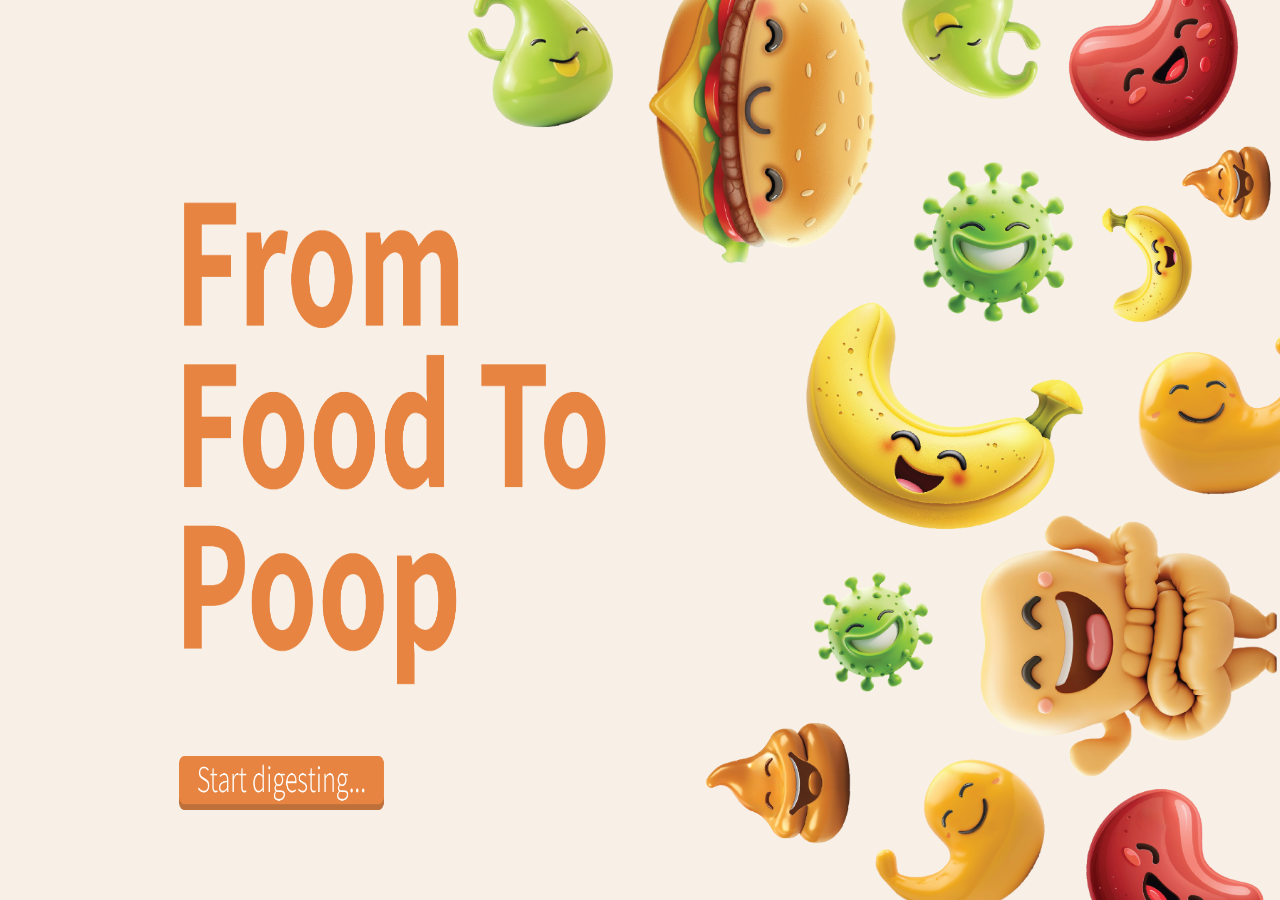
<file: index.html>
<!DOCTYPE html>
<html lang="en">
<head>
    <meta charset="UTF-8">
    <meta name="viewport" content="width=device-width, initial-scale=1.0">
    <title>Food2Poop</title>
    <link rel="stylesheet" href="screen1.css">
    <link rel="stylesheet" href="style.css">
</head>
<body>
     <div>
        <img id="foodtopoop" src="/assets/screen1/foodtopoop.png" alt="foot2poop">
        <img id="fooditems" src="/assets/screen1/fooditems.png" alt="fooditems" >
        <button class="buttoncontainer" id="screen1button">
            <img  id="button" src="/assets/screen1/button.png" alt="button">
        </button>
     </div>
     <audio id="hoverSound" src="/assets/munching.mp3" preload="auto"></audio>
     <script src="script.js"></script>
</body>
</html>
</file>
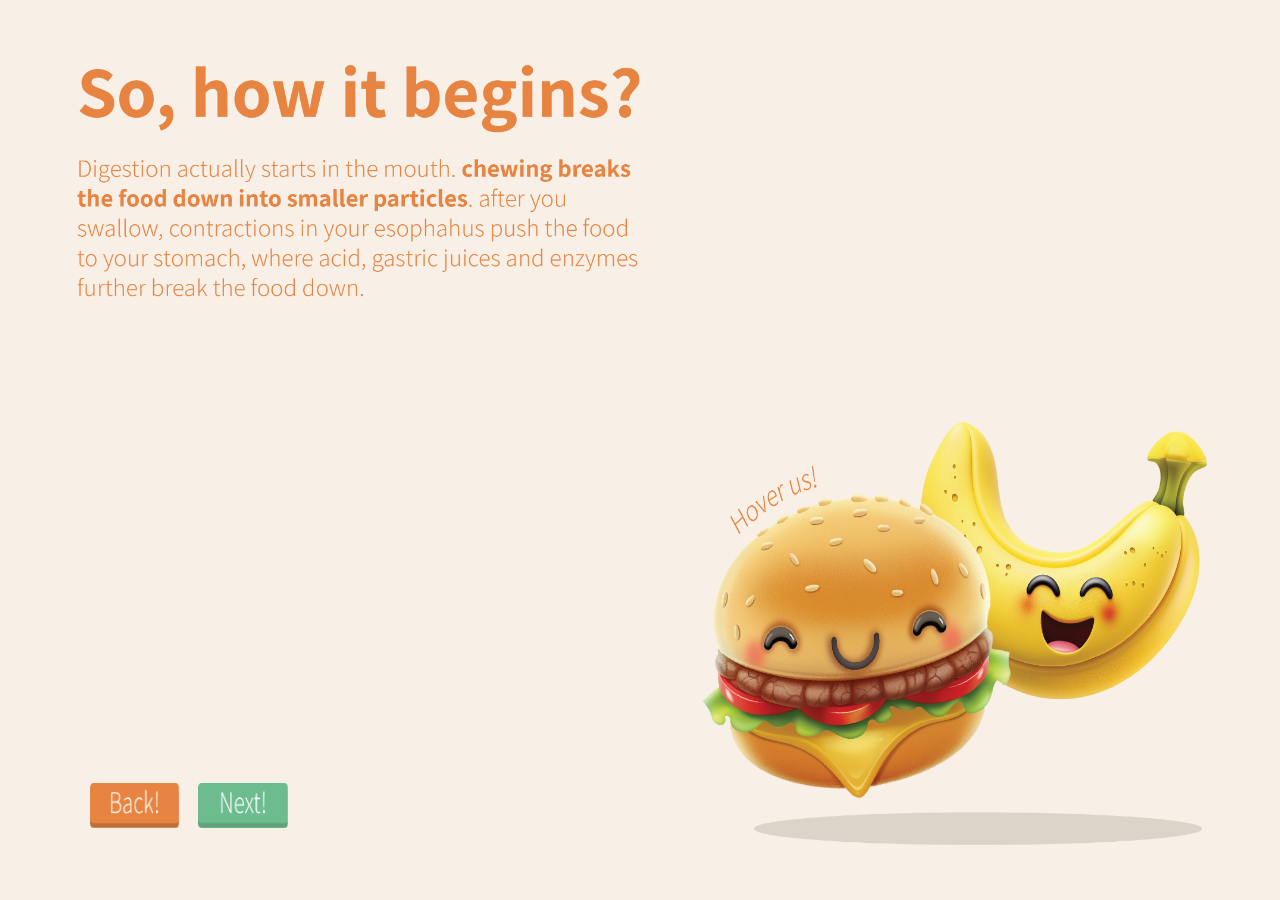
<file: screen2.html>
<!DOCTYPE html>
<html lang="en">
<head>
    <meta charset="UTF-8">
    <meta name="viewport" content="width=device-width, initial-scale=1.0">
    <title>Food2Poop</title>
    <link rel="stylesheet" href="screen2.css">
    <link rel="stylesheet" href="style.css">
</head>
<body>

     <img id="text" src="/assets/screen2/text.png" alt="title">
     <div id="fooditems">
        <img id="topImage" src="/assets/screen2/food.png" alt="food">
        <img id="bottomImage" src="/assets/screen2/foodHover.png" alt="foodhover">
     </div>
     <button class="buttoncontainer" id="screen2button">
         <img id="nextButton" src="/assets/screen2/nextButton.png" alt="nextButton">
    </button>
    <button class="buttoncontainer" id="screen7button">
        <img id="backButton" src="/assets/back.png" alt="backButton">
   </button>
     <audio id="hoverSound" src="/assets/swallow.mp3" preload="auto"></audio>
     <script src="script.js"></script>
     
</body>
</html>
</file>
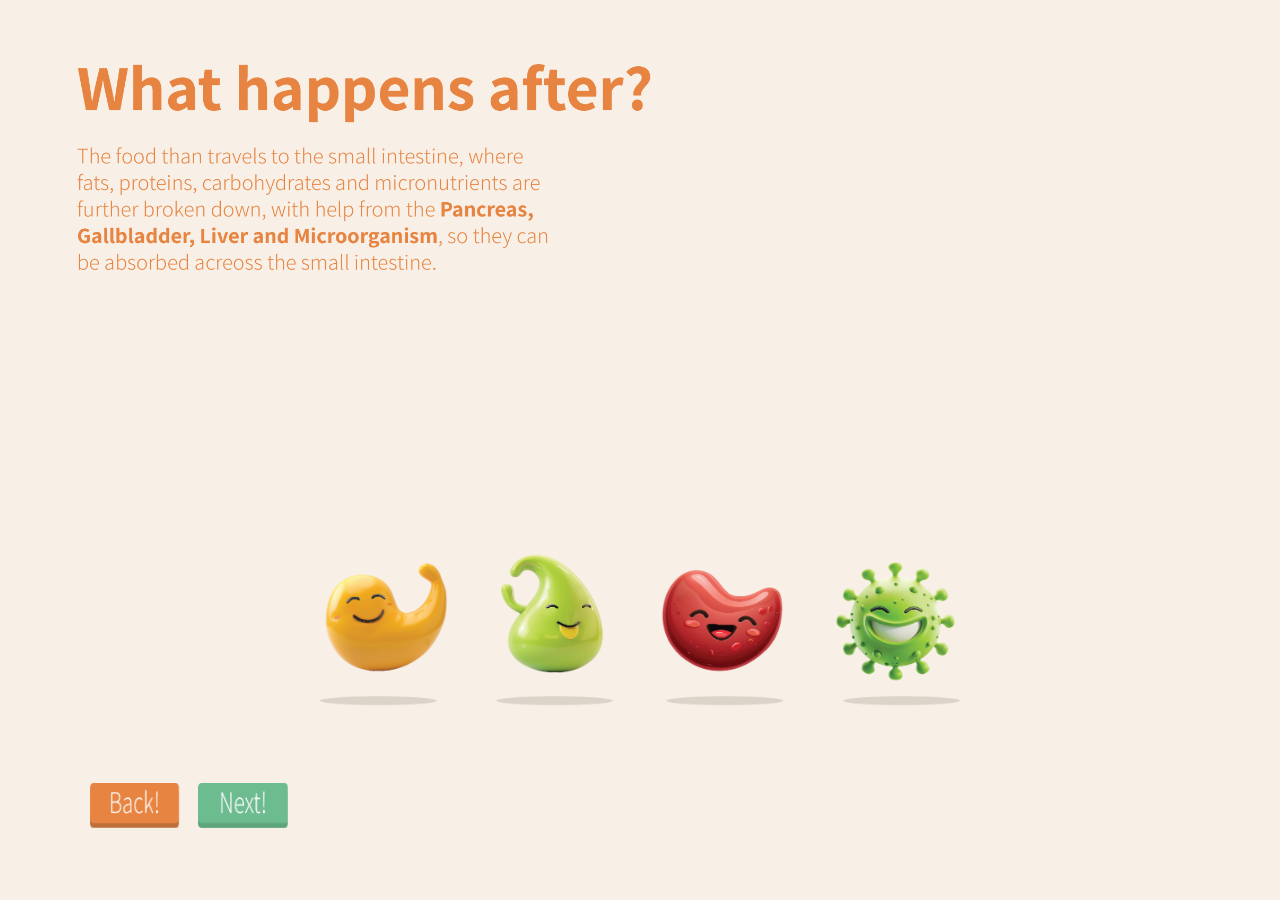
<file: screen3.html>
<!DOCTYPE html>
<html lang="en">
<head>
    <meta charset="UTF-8">
    <meta name="viewport" content="width=device-width, initial-scale=1.0">
    <title>Food2Poop</title>
    <link rel="stylesheet" href="screen3.css">
    <link rel="stylesheet" href="style.css">
</head>
<body>

     <img id="text" src="/assets/screen3/text.png" alt="title">
     <div id="fooditems">
        <img id="topImage" src="/assets/screen3/creatures.png" alt="food">
        <img id="bottomImage" src="/assets/screen3/shadows.png" alt="foodhover">
     </div>
     <button class="buttoncontainer" id="screen3button">
         <img id="nextButton" src="/assets/screen2/nextButton.png" alt="nextButton">
    </button>
    <button class="buttoncontainer" id="screen1button">
        <img id="backButton" src="/assets/back.png" alt="backButton">
   </button>
    <script src="script.js"></script>
    <audio id="hoverSound" src="/assets/silence.mp3" preload="auto"></audio>

     
</body>
</html>
</file>
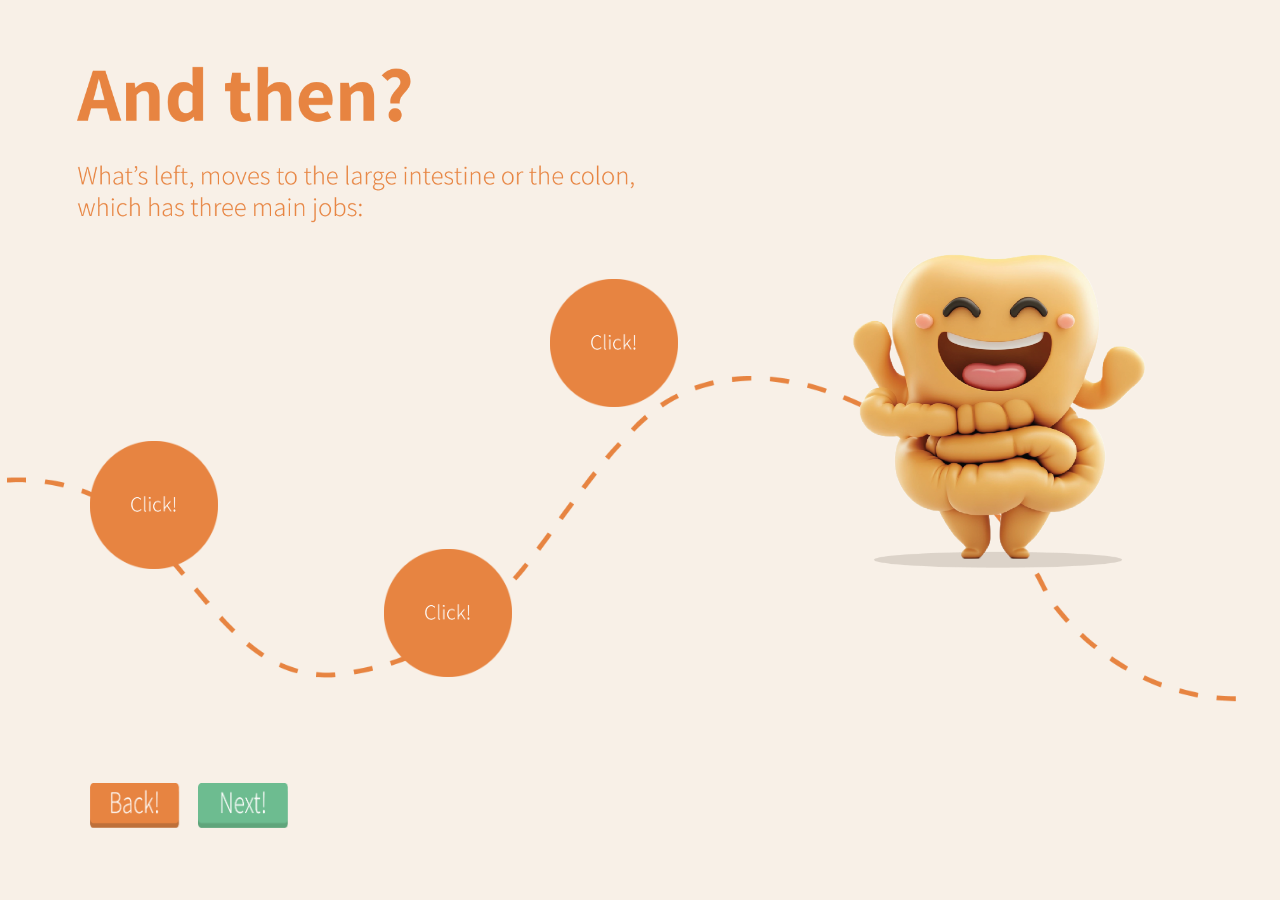
<file: screen4.html>
<!DOCTYPE html>
<html lang="en">
<head>
    <meta charset="UTF-8">
    <meta name="viewport" content="width=device-width, initial-scale=1.0">
    <title>Food2Poop</title>
    <link rel="stylesheet" href="screen4.css">
    <link rel="stylesheet" href="style.css">
</head>
<body>

    <img id="text" src="/assets/screen4/text.png" alt="title">
    <img id="line" src="/assets/screen4/line.png" alt="line">
    <img id="creatures" src="/assets/screen4/creatureleft.png" alt="creatures">
    <div class="circle" id="circle1">
        <img class="topImage" src="/assets/screen4/click.png" alt="food">
        <img class="bottomImage" src="/assets/screen4/circletext1.png" alt="foodhover">
    </div>
    
    <div class="circle" id="circle2">
        <img class="topImage" src="/assets/screen4/click.png" alt="food">
        <img class="bottomImage" src="/assets/screen4/circletext2.png" alt="foodhover">
    </div>
    
    <div class="circle" id="circle3">
        <img class="topImage" src="/assets/screen4/click.png" alt="food">
        <img class="bottomImage" src="/assets/screen4/circletext3.png" alt="foodhover">
    </div>

    <button class="buttoncontainer" id="screen4button">
        <img id="nextButton" src="/assets/screen2/nextButton.png" alt="nextButton">
    </button>
    <button class="buttoncontainer" id="screen2button">
        <img id="backButton" src="/assets/back.png" alt="backButton">
   </button>
    
    
    <script src="script.js"></script>
    <script>
        document.addEventListener('DOMContentLoaded', function() {
            document.querySelectorAll('.circle').forEach(circle => {
                circle.addEventListener('click', () => {
                    console.log('Circle clicked:', circle);
                    
                    const bottomImage = circle.querySelector('.bottomImage');
                    if (bottomImage) {
                        console.log('Bottom image found:', bottomImage);
                        bottomImage.style.display = 'block';
                    } else {
                        console.log('Bottom image not found');
                    }
    
                    const topImage = circle.querySelector('.topImage');
                    if (topImage) {
                        console.log('Top image found:', topImage);
                        topImage.style.display = 'none';
                    } else {
                        console.log('Top image not found');
                    }
                });
            });
            // Animation for the creatures image
            const creaturesImage = document.getElementById('creatures');
            const images = [
                '/assets/screen4/creatureleft.png',
                '/assets/screen4/creatureright.png'
            ];
            let currentIndex = 0;

            setInterval(() => {
                currentIndex = (currentIndex + 1) % images.length;
                creaturesImage.src = images[currentIndex];
            }, 400); // Change image every 1 second
        });
    </script>
    
    <audio id="hoverSound" src="/assets/silence.mp3" preload="auto"></audio>

</body>
</html>
</file>
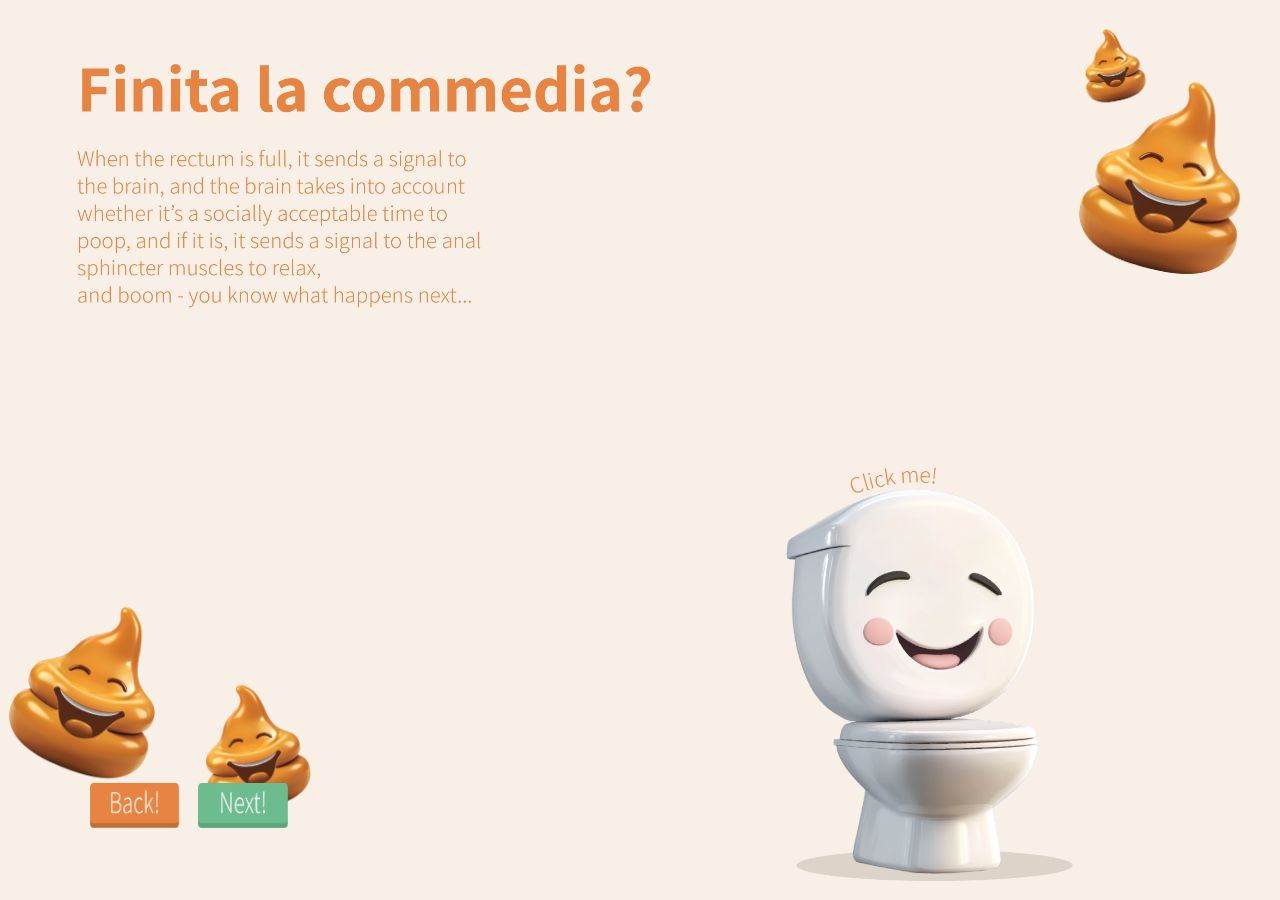
<file: screen5.html>
<!DOCTYPE html>
<html lang="en">
<head>
    <meta charset="UTF-8">
    <meta name="viewport" content="width=device-width, initial-scale=1.0">
    <title>Food2Poop</title>
    <link rel="stylesheet" href="screen5.css">
    <link rel="stylesheet" href="style.css">
</head>
<body>

     <img id="text" src="/assets/screen5/text.png" alt="title">
     <img id="poopleft" src="/assets/screen5/poopleft.png" alt="poopleft">
    <img id="poopright" src="/assets/screen5/poopright.png" alt="poopright">
    <img id="toilet" src="/assets/screen5/toilet.png" alt="toilet" onclick="playFlushSound()">
     <button class="buttoncontainer" id="screen5button">
         <img id="nextButton" src="/assets/screen2/nextButton.png" alt="nextButton">
    </button>
    <button class="buttoncontainer" id="screen3button">
        <img id="backButton" src="/assets/back.png" alt="backButton">
   </button>
     <audio id="hoverSound" src="/assets/silence.mp3" preload="auto"></audio>
     <audio id="flushSound" src="/assets/flush.mp3" preload="auto"></audio>
     <script src="script.js"></script>
     <script>
        function playFlushSound() {
            const flushSound = document.getElementById('flushSound');
            flushSound.play();
        }
    </script>
</body>
</html>
</file>
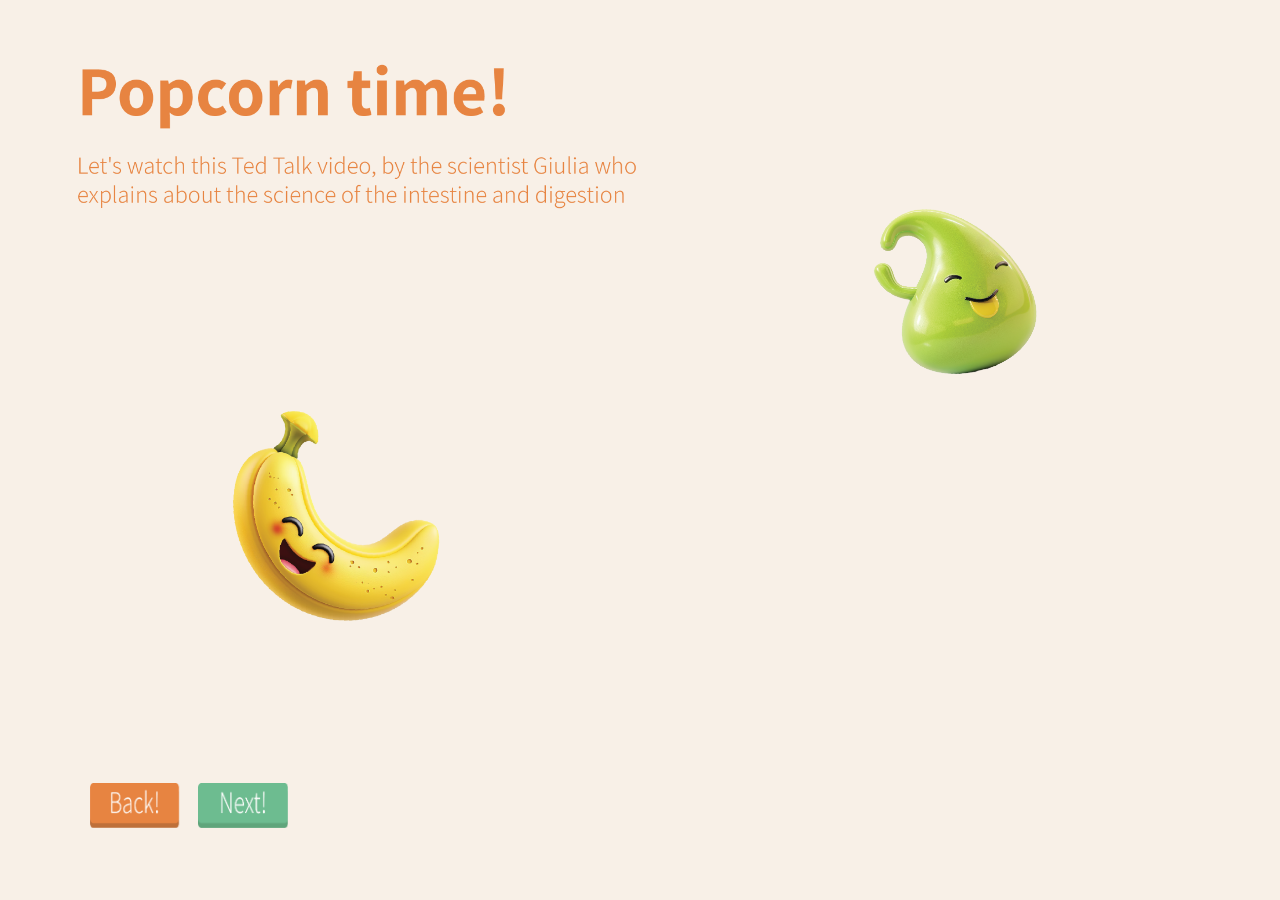
<file: screen6.html>
<!DOCTYPE html>
<html lang="en">
<head>
    <meta charset="UTF-8">
    <meta name="viewport" content="width=device-width, initial-scale=1.0">
    <title>Food2Poop</title>
    <link rel="stylesheet" href="screen6.css">
    <link rel="stylesheet" href="style.css">
</head>
<body>

     <img id="text" src="/assets/screen6/text.png" alt="title">
     <img id="leftfood" src="/assets/screen6/creatureleft.png" alt="leftfood">
    <img id="rightfood" src="/assets/screen6/creatureright.png" alt="rightfood">
    <iframe id="youtube" width="560" height="315" src="https://www.youtube.com/embed/HNMQ_w7hXTA" frameborder="0" allow="accelerometer; autoplay; clipboard-write; encrypted-media; gyroscope; picture-in-picture" allowfullscreen></iframe>
     <button class="buttoncontainer" id="screen6button">
         <img id="nextButton" src="/assets/screen2/nextButton.png" alt="nextButton">
    </button>
    <button class="buttoncontainer" id="screen4button">
        <img id="backButton" src="/assets/back.png" alt="backButton">
   </button>
     <audio id="hoverSound" src="/assets/silence.mp3" preload="auto"></audio>
     <script src="script.js"></script>

</body>
</html>
</file>
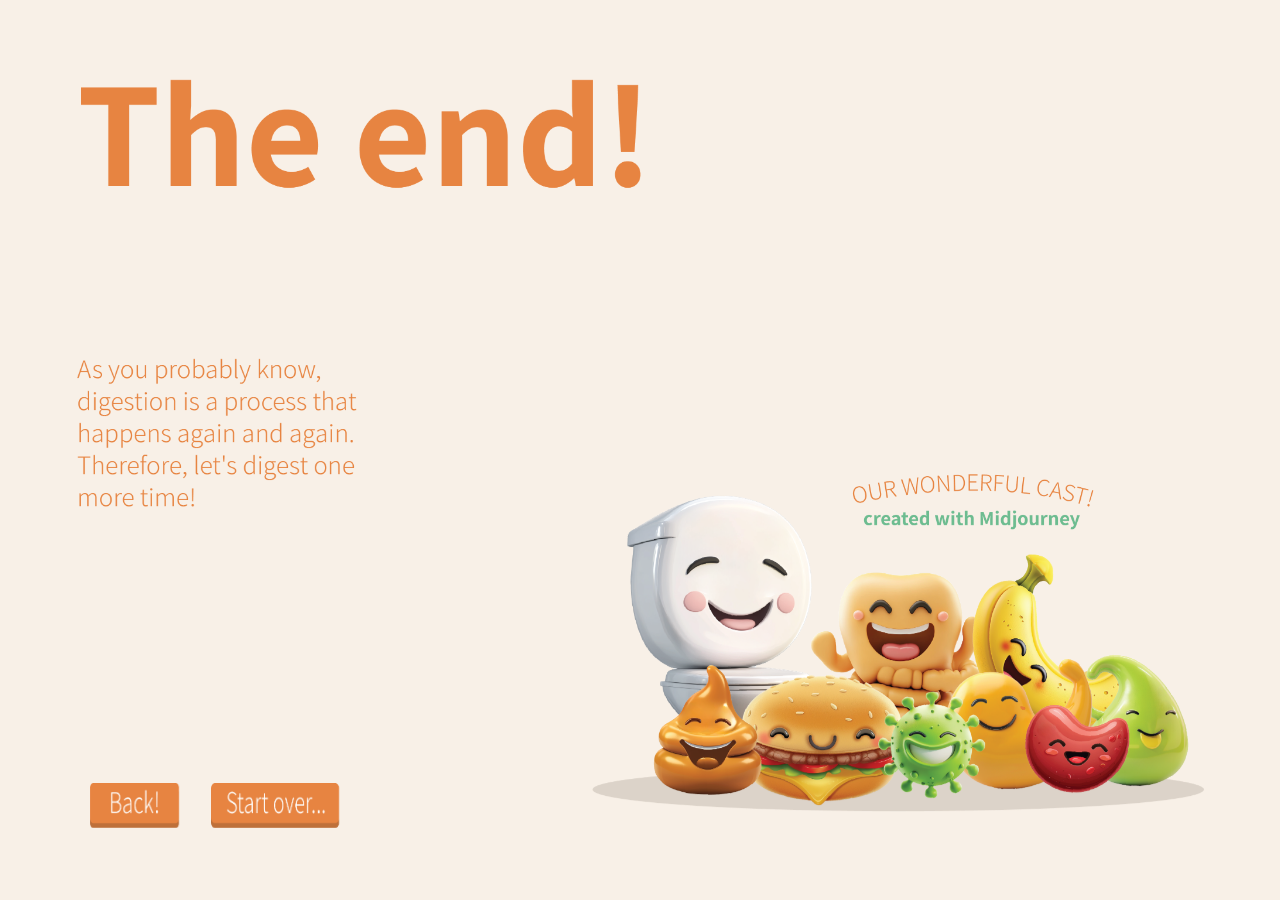
<file: screen7.html>
<!DOCTYPE html>
<html lang="en">
<head>
    <meta charset="UTF-8">
    <meta name="viewport" content="width=device-width, initial-scale=1.0">
    <title>Food2Poop</title>
    <link rel="stylesheet" href="screen7.css">
    <link rel="stylesheet" href="style.css">
</head>
<body>

     <img id="text" src="/assets/screen7/text.png" alt="title">
     <img id="cast" src="/assets/screen7/cast.png" alt="cast">
     <button class="buttoncontainer" id="screen7button">
         <img id="nextButton" src="/assets/screen7/startOver.png" alt="nextButton">
    </button>
    <button class="buttoncontainer" id="screen5button">
        <img id="backButton" src="/assets/back.png" alt="backButton">
   </button>
     <audio id="hoverSound" src="/assets/silence.mp3" preload="auto"></audio>
     <script src="script.js"></script>

</body>
</html>
</file>
<file: screen1.css>
#foodtopoop {
    position: relative;
    left: 13vw;
    top: 17vh;
    height: 60vh;
    width: 34vw;
}

#fooditems {
    position: fixed;
    right: -5vw;
    top: -12vh;
    height: 130%;
    animation: float 1.5s ease-in-out infinite;
}

#button {
    position: fixed;
    left: 14vw;
    bottom: 10vh;
    height: 6vh;
    width: 16vw;
}

#button:hover {
    animation: shake 0.5s infinite;
}
</file>
<file: style.css>
body {
    background-color: #F8F0E7;
}

#pageIndicator{
    position: fixed;
    bottom: 2vh;
    left: 50%;
    transform: translateX(-50%);
    width: 14%;
}

@keyframes shake {
    0% { transform: translate(1px, 1px) rotate(0deg); }
    10% { transform: translate(-1px, -2px) rotate(-1deg); }
    20% { transform: translate(-3px, 0px) rotate(1deg); }
    30% { transform: translate(3px, 2px) rotate(0deg); }
    40% { transform: translate(1px, -1px) rotate(1deg); }
    50% { transform: translate(-1px, 2px) rotate(-1deg); }
    60% { transform: translate(-3px, 1px) rotate(0deg); }
    70% { transform: translate(3px, 1px) rotate(-1deg); }
    80% { transform: translate(-1px, -1px) rotate(1deg); }
    90% { transform: translate(1px, 2px) rotate(0deg); }
    100% { transform: translate(1px, -2px) rotate(-1deg); }
}

@keyframes bounce {
    0%, 20%, 50%, 80%, 100% {
        transform: translateY(0);
    }
    40% {
        transform: translateY(-30px);
    }
    60% {
        transform: translateY(-15px);
    }
}

@keyframes float {
    0% { transform: translateX(0) translateY(0); }
    50% { transform: translateX(10px) translateY(-10px); }
    100% { transform: translateX(0) translateY(0); }
}
@keyframes floatY {
    0% { transform:  translateY(0); }
    50% { transform: translateY(-10px); }
    100% { transform: translateY(0); }
}


.fade-out {
    animation: fadeOut 0.6s;
}

.buttoncontainer {
    background: none;
    border: none;
    padding: 0;
    cursor: pointer;
}

#nextButton {
    position: fixed;
    left: 15.5vw;
    bottom: 8vh;
    height: 5vh;
    width: 7vw;
}

#backButton {
    position: fixed;
    left: 7vw;
    bottom: 8vh;
    height: 5vh;
    width: 7vw;
}

#text {
    position: fixed;
    top: 6vh;
    left: 6vw;
    width: 45vw;
}

#nextButton:hover, #backButton:hover {
    animation: shake 0.5s infinite;
}
</file>
<file: screen2.css>
#text {
    position: fixed;
    top: 6vh;
    left: 6vw;
    width: 45vw;

}


#buttoncontainer {
    background: none;
    border: none;
    padding: 0;
    cursor: pointer;
}



#nextButton:hover {
    animation: shake 0.5s infinite;
}


#fooditems {
    position: fixed;
    right: 0vw;
    bottom: 4vh;
    height: 60%;
    width: 50%;
    animation: floatY 1.5s ease-in-out infinite;
}

#fooditems img {
    width: 100%;
    height: 100%;
    position: absolute;
    transition: opacity 0.4s ease-in-out; /* Add transition to the images */
}

#topImage {
    opacity: 1;
    z-index: 1; /* Ensure topImage is above the bottom image */
}

#bottomImage {
    opacity: 0; /* Hide the bottom image initially */
    z-index: 0; /* Ensure bottomImage is below the top image */
}

#fooditems:hover #topImage {
    opacity: 0;
}

#fooditems:hover #bottomImage {
    opacity: 1;
}
</file>
<file: screen3.css>
#text {
    position: fixed;
    top: 6vh;
    left: 6vw;
    width: 45vw;

}

#fooditems {
    position: fixed;
    top: 70%;
    left: 50%;
    transform: translate(-50%, -50%);
}

#fooditems img{
    width: 100%;
}
#topImage{
    animation: bounce 2.3s ease-in-out infinite;
}
</file>
<file: screen4.css>
#line{
    position: fixed;
    top: 65%;
    left: 50%;
    transform: translate(-50%, -50%);
    width: 120%;
}


.circle {
    position: fixed;
    width: 10vw; /* Adjust the width as needed */
    height: 10vw; /* Ensure the circle is proportional */
    cursor: pointer;
    
}
#circle1{
    top: 49vh;
    left: 7vw;
}
#circle2{
    top: 61vh;
    left: 30vw;
}
#circle3{
    top: 31vh;
    left: 43vw;
}
.circle img{
    width: 100%;
}

.topImage{

}
.bottomImage{
    display: none;
    cursor: default;
}

#creatures{
    position: fixed;
    top: 23vh;
    right: 7vw;
    width: 30%;
}
</file>
<file: screen5.css>
#poopright{
    position: fixed;
    top: 0;
    right: -5vw;
    width: 27%;
    animation: float 2s infinite;
}
#poopleft{
    position: fixed;
    bottom: 9vh;
    left: 0;
    width: 25%;
    animation: float 2s infinite;
}
#toilet{
    position: fixed;
    bottom: 0;
    right: 10vw;
    width: 34%;
    cursor: pointer;
}
</file>
<file: screen6.css>
#leftfood{
    position: fixed;
    top: 43vh;
    left: 16vw;
    width: 20%;
}
#rightfood{
    position: fixed;
    top: 18vh;
    right: 15vw;
    width: 20%;

}
#youtube{
    position: fixed;
    top: 60%;
    left: 50%;
    width: 45%;
    height: 55%;
    transform: translate(-50%, -50%);
}
</file>
<file: screen7.css>
#cast{
    position: fixed;
    right: 5vw;
    bottom: 5vh;
    width: 50%;
}

#nextButton{
    width: 10vw !important;
    margin-left: 1vw;
}
</file>
